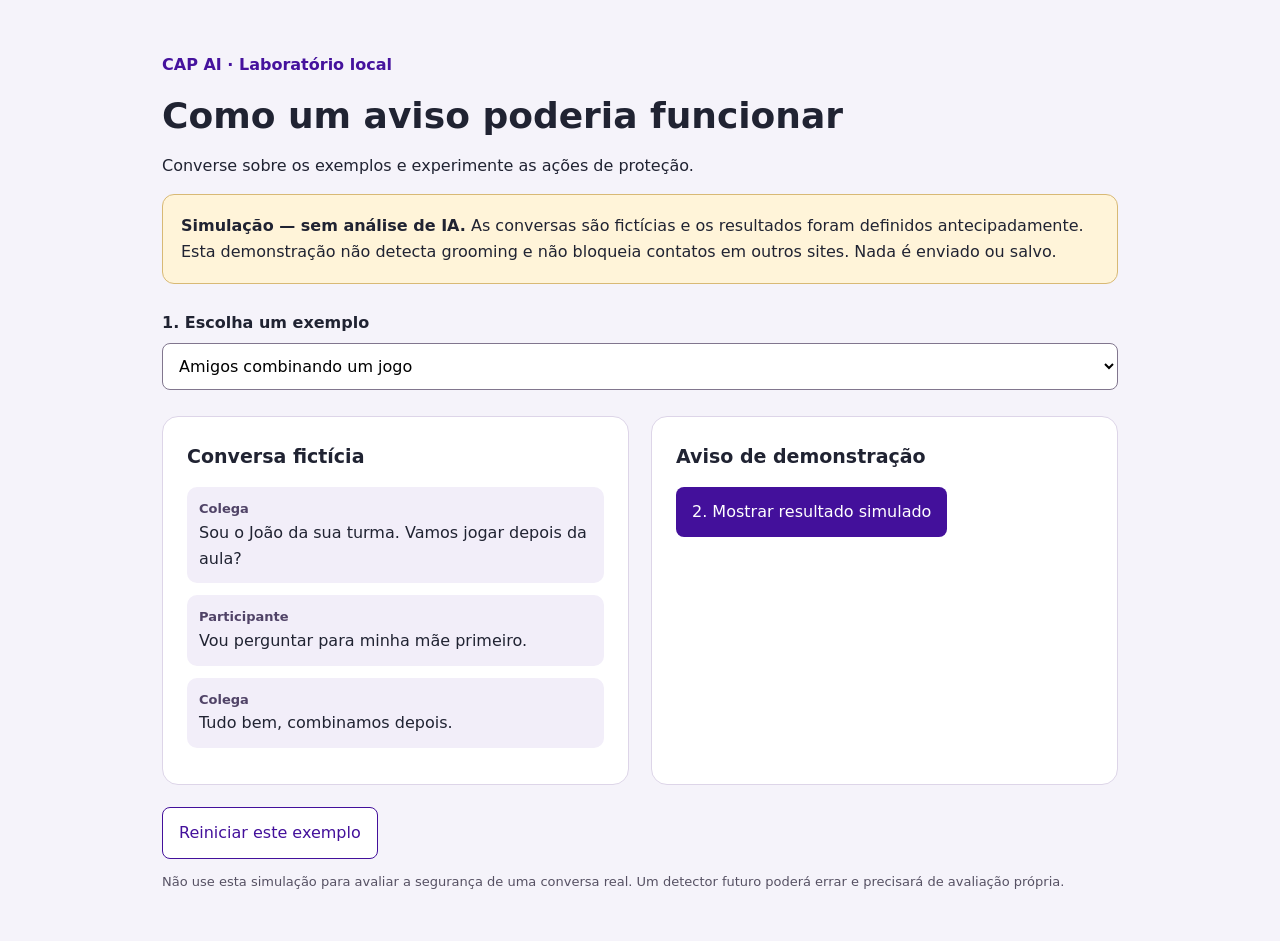
<file: extension/demo.html>
<!doctype html>
<html lang="pt-BR">
<head>
  <meta charset="utf-8">
  <meta name="viewport" content="width=device-width, initial-scale=1">
  <title>CAP AI — Chat de demonstração</title>
  <link rel="stylesheet" href="demo.css">
  <script src="demo.js" defer></script>
</head>
<body>
  <main>
    <header><p class="eyebrow">CAP AI · Laboratório local</p><h1>Como um aviso poderia funcionar</h1>
      <p>Converse sobre os exemplos e experimente as ações de proteção.</p></header>
    <aside class="notice"><strong>Simulação — sem análise de IA.</strong> As conversas são fictícias e os resultados foram definidos antecipadamente. Esta demonstração não detecta grooming e não bloqueia contatos em outros sites. Nada é enviado ou salvo.</aside>
    <div class="controls">
      <label for="scenario">1. Escolha um exemplo</label>
      <select id="scenario">
        <option value="friends">Amigos combinando um jogo</option>
        <option value="unknown">Desconhecido oferecendo presente e pedindo segredo</option>
        <option value="uncertain">Convite sem contexto suficiente</option>
      </select>
    </div>
    <div class="columns">
      <section aria-labelledby="chat-title"><h2 id="chat-title">Conversa fictícia</h2><ol id="messages"></ol></section>
      <section aria-labelledby="result-title"><h2 id="result-title">Aviso de demonstração</h2>
        <button id="evaluate" type="button">2. Mostrar resultado simulado</button>
        <div id="result" role="status" aria-live="polite"></div>
        <div id="actions" hidden><button id="visibility" type="button">Ocultar mensagem neste exemplo</button><p class="small">A ocultação só afeta esta página de teste. Você pode desfazê-la.</p></div>
      </section>
    </div>
    <button id="reset" type="button" class="secondary">Reiniciar este exemplo</button>
    <p class="small">Não use esta simulação para avaliar a segurança de uma conversa real. Um detector futuro poderá errar e precisará de avaliação própria.</p>
  </main>
</body>
</html>
</file>
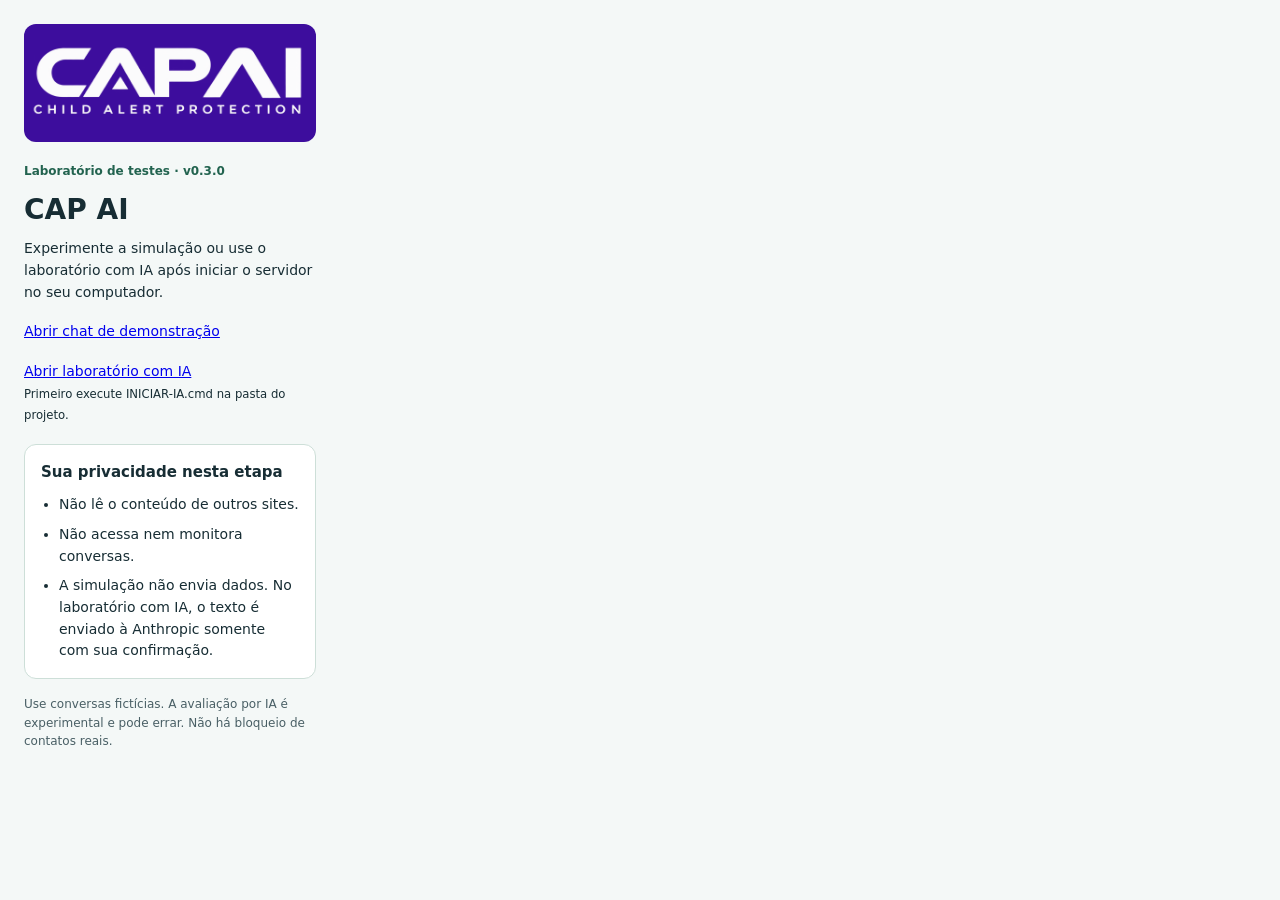
<file: extension/popup.html>
<!doctype html>
<html lang="pt-BR">
  <head>
    <meta charset="utf-8">
    <meta name="viewport" content="width=device-width, initial-scale=1">
    <title>CAP AI — Informações</title>
    <link rel="stylesheet" href="popup.css">
  </head>
  <body>
    <main>
      <div class="brand">
        <img src="assets/logo.png" alt="CAP AI — Child Alert Protection" width="2000" height="2000">
      </div>
      <p class="status">Laboratório de testes · v0.3.0</p>
      <h1>CAP AI</h1>
      <p>Experimente a simulação ou use o laboratório com IA após iniciar o servidor no seu computador.</p>
      <p><a href="demo.html" target="_blank" rel="noopener">Abrir chat de demonstração</a></p>
      <p><a href="http://127.0.0.1:8765" target="_blank" rel="noopener noreferrer">Abrir laboratório com IA</a><br><small>Primeiro execute INICIAR-IA.cmd na pasta do projeto.</small></p>
      <section aria-labelledby="privacy-title">
        <h2 id="privacy-title">Sua privacidade nesta etapa</h2>
        <ul>
          <li>Não lê o conteúdo de outros sites.</li>
          <li>Não acessa nem monitora conversas.</li>
          <li>A simulação não envia dados. No laboratório com IA, o texto é enviado à Anthropic somente com sua confirmação.</li>
        </ul>
      </section>
      <p class="note">Use conversas fictícias. A avaliação por IA é experimental e pode errar. Não há bloqueio de contatos reais.</p>
    </main>
  </body>
</html>
</file>
<file: extension/demo.css>
:root { font-family: system-ui, sans-serif; color: #202332; background: #f5f3fa; }
* { box-sizing: border-box; }
body { margin: 0; line-height: 1.6; }
main { max-width: 1000px; margin: auto; padding: 36px 22px; }
h1 { font-size: clamp(25px, 4vw, 36px); line-height: 1.2; margin: 8px 0 16px; }
h2 { font-size: 19px; margin-top: 0; }
.eyebrow { color: #45129d; font-weight: 700; }
.notice { padding: 18px; background: #fff4d9; border: 1px solid #d8b975; border-radius: 12px; }
.controls { margin: 26px 0; }
label { display: block; font-weight: 700; margin-bottom: 8px; }
select { width: 100%; padding: 12px; font: inherit; border-radius: 8px; border: 1px solid #81768e; background: white; }
.columns { display: grid; grid-template-columns: 1fr 1fr; gap: 22px; }
section { background: white; border: 1px solid #ddd5e8; padding: 24px; border-radius: 16px; }
ol { list-style: none; padding: 0; margin: 0; }
li { background: #f2eef9; padding: 12px; border-radius: 10px; margin: 12px 0; overflow-wrap: anywhere; }
li strong { display: block; font-size: 13px; color: #504367; }
button { background: #43109b; color: white; padding: 12px 16px; border: 0; border-radius: 8px; font: inherit; cursor: pointer; }
button:disabled { opacity: .65; cursor: default; }
button:focus-visible, select:focus-visible { outline: 3px solid #146cba; outline-offset: 4px; }
.secondary { background: white; color: #43109b; border: 1px solid #43109b; margin-top: 22px; }
.small { font-size: 13px; color: #565163; }
#result:not(:empty) { margin: 18px 0; padding: 16px; border-left: 4px solid #7756a8; background: #f5f1fb; }
#result strong { display: block; }
[hidden] { display: none !important; }
@media (max-width: 680px) { .columns { grid-template-columns: 1fr; } }
</file>
<file: extension/popup.css>
:root {
  color-scheme: light;
  font-family: system-ui, -apple-system, "Segoe UI", sans-serif;
  color: #172d34;
  background: #f4f8f7;
}

* { box-sizing: border-box; }

body {
  width: 340px;
  margin: 0;
  font-size: 14px;
  line-height: 1.55;
}

main { padding: 24px; }

.brand {
  position: relative;
  height: 118px;
  margin-bottom: 20px;
  overflow: hidden;
  border-radius: 12px;
}

.brand img {
  position: absolute;
  top: 50%;
  left: 50%;
  width: 160%;
  height: auto;
  display: block;
  transform: translate(-50%, -52%);
}

.status {
  margin: 0 0 12px;
  color: #22634f;
  font-size: 12px;
  font-weight: 600;
}

h1 { margin: 0 0 12px; font-size: 28px; line-height: 1.2; }
h2 { margin: 0 0 10px; font-size: 15px; }
p { margin: 0 0 18px; }

section {
  padding: 16px;
  border: 1px solid #cddfd8;
  border-radius: 12px;
  background: #fff;
}

ul { margin: 0; padding-left: 18px; }
li + li { margin-top: 8px; }
.note { margin: 16px 0 0; color: #495f65; font-size: 12px; }
</file>
